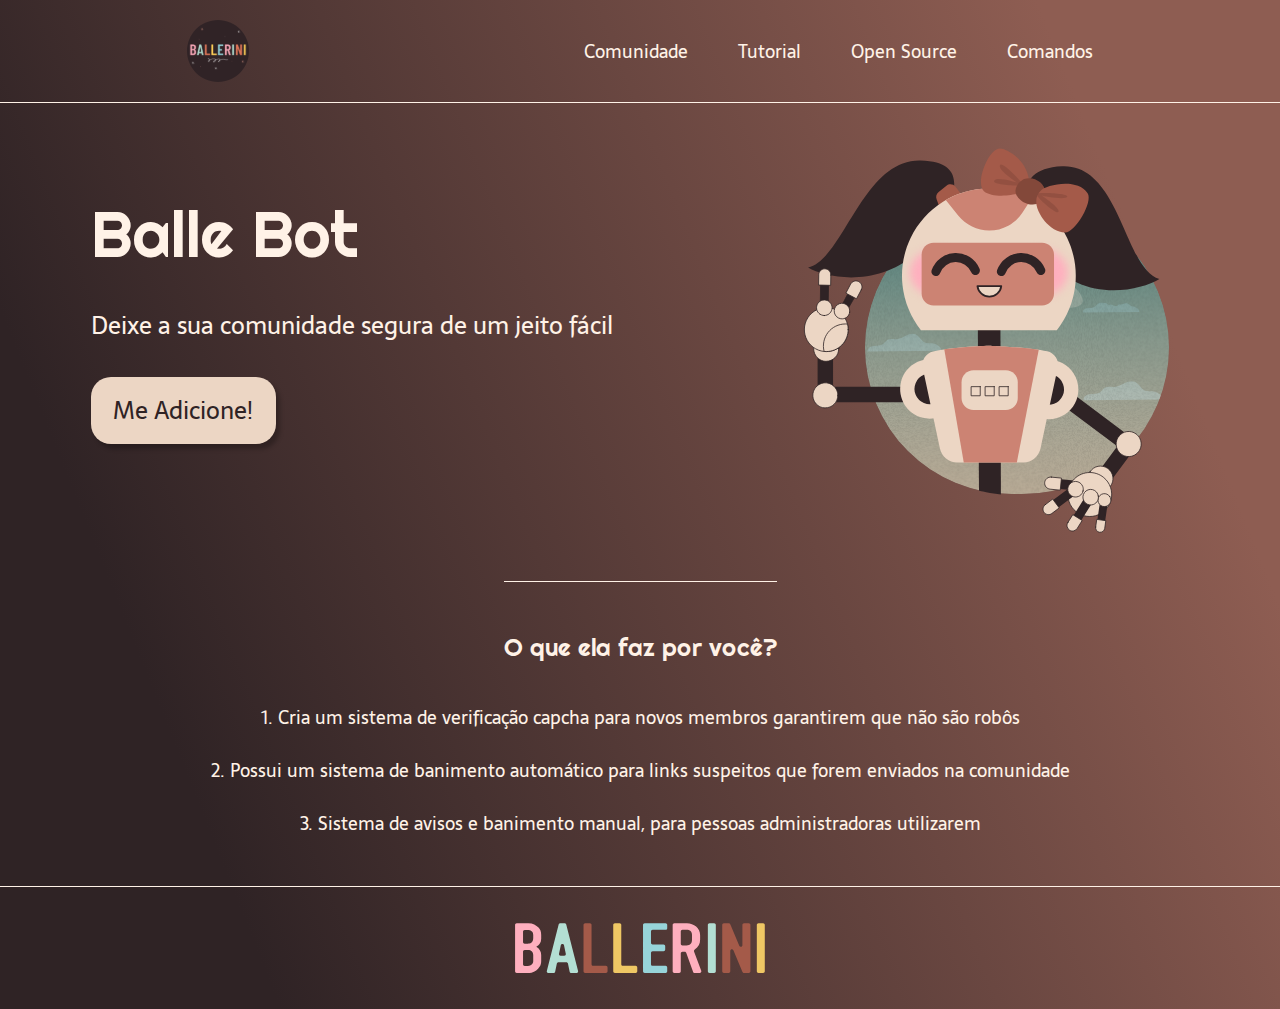
<file: Landing Page Balle Bot/index.html>
<!DOCTYPE html>
<html lang="pt-BR">
<head>
    <meta charset="UTF-8">
    <meta name="viewport" content="width=device-width, initial-scale=1.0">
    <meta name="description" content="Um bot que irá moderar e deixar a sua comunidade segura de um jeito fácil">
    <link href="style.css" rel="stylesheet" type="text/css">
    <title>Balle Bot - Modere a sua comunidade do Discord</title>
</head>
<body>
    <header class="cabeçalho">
        <img class="cabeçalho-img" src="logo.svg" alt="Logo da Comunidade">
        <nav class="cabeçalho-menu">
            <a class="cabeçalho-menu-item">Comunidade</a>
            <a class="cabeçalho-menu-item">Tutorial</a>
            <a class="cabeçalho-menu-item">Open Source</a>
            <a class="cabeçalho-menu-item">Comandos</a>
        </nav>
    </header>

    <main class="conteudo">
        <section class="conteudo-principal">
            <div class="texto-conteudo-principal">
                <h1 class="texto-conteudo-principal-titulo">Balle Bot</h1>
                <h2 class="texto-conteudo-principal-subtitulo">Deixe a sua comunidade segura de um jeito fácil</h2>
                <button class="texto-conteudo-principal-button">Me Adicione!</button>
            </div>
            <img class="texto-conteudo-principal-img" src="bot.svg" alt="Imagem de Balle Bot">
        </section>
           
        <section class="conteudo-secundario">
            <h3 class="conteudo-secundario-titulo">O que ela faz por você?</h3>
            <p class="conteudo-secundario-texto">1. Cria um <strong>sistema de verificação capcha</strong> para novos membros garantirem que não são robôs</p>
            <p class="conteudo-secundario-texto">2. Possui um <strong>sistema de banimento automático</strong> para links suspeitos que forem enviados na comunidade</p>
            <p class="conteudo-secundario-texto">3. <strong>Sistema de avisos e banimento manual</strong>, para pessoas administradoras utilizarem</p>
        </section>
    </main>

    <footer class="rodape">
        <img class="rodape-img" src="ballerini.svg" alt="Texto BALLERINI">
    </footer>
</body>
</html>
</file>
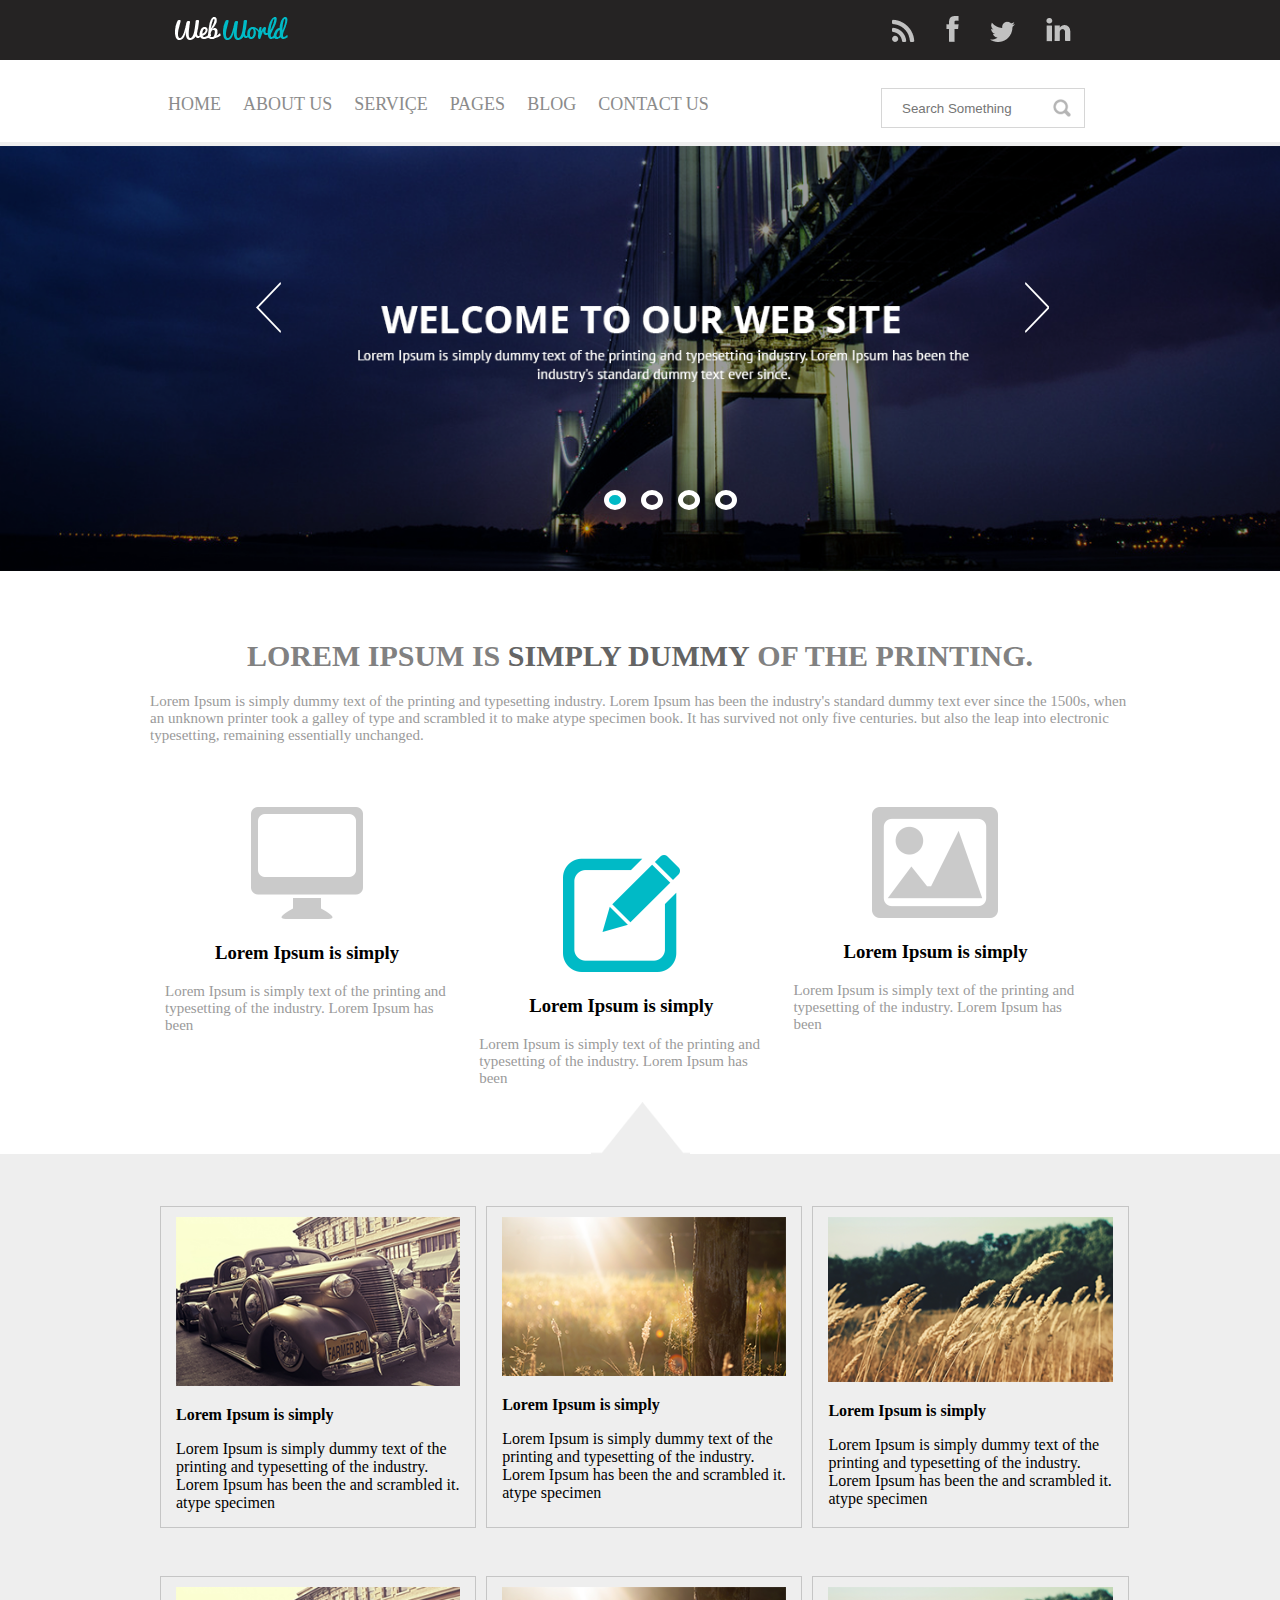
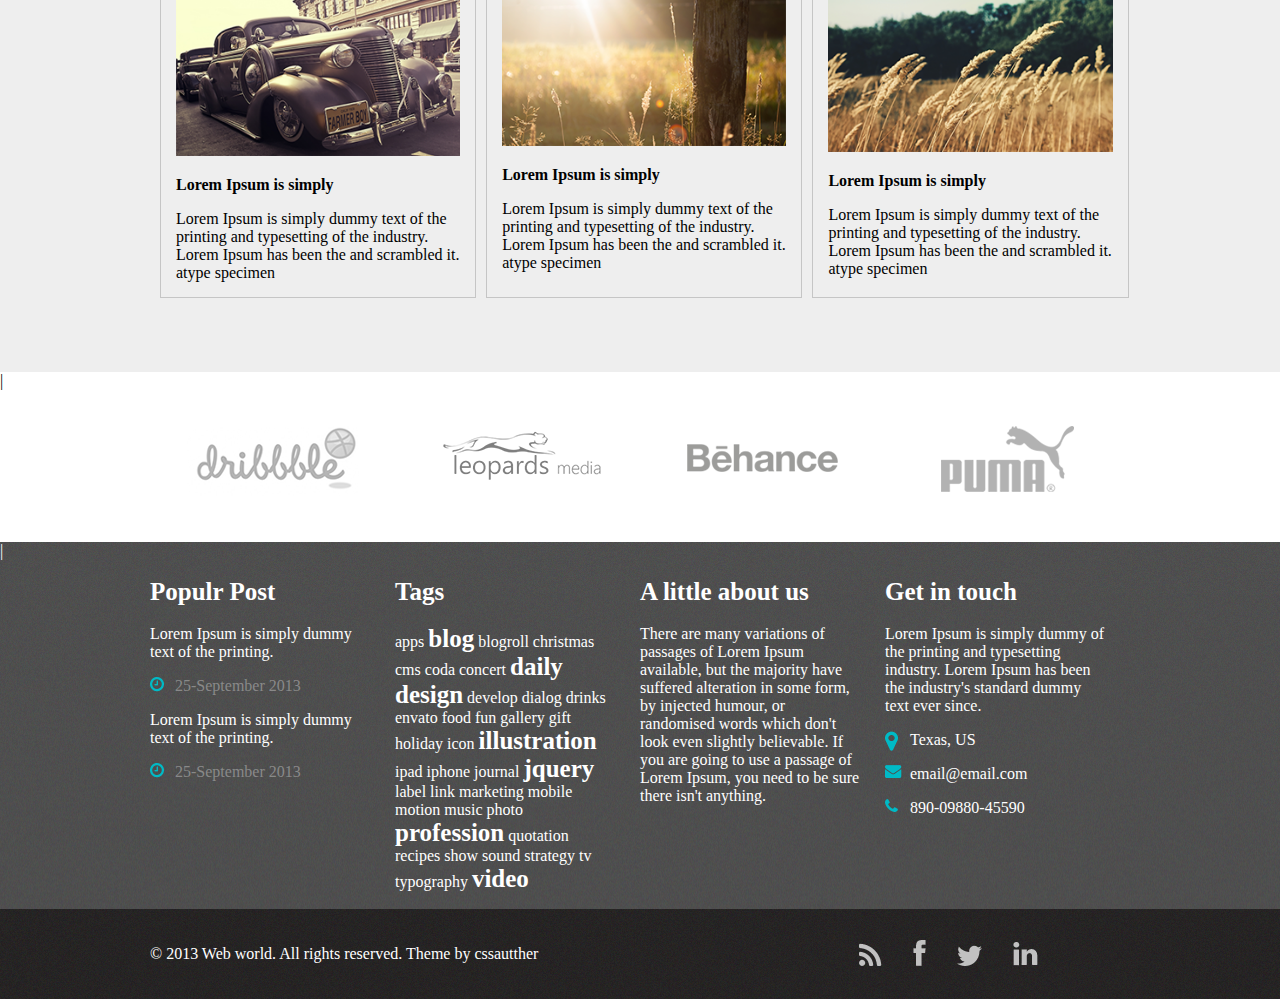
<file: Site Simples/index.html>
<!DOCTYPE html>

<html>

<head>
    <link rel="stylesheet" type="text/css" href="css/main.css">
    <link rel="stylesheet" type="text/css" href="css/slick.css" />
    <title>Primeiro Site</title>
</head>

<body>
    <header class="menu-principal">
        <main>
            <div class="header-1">
                <div class="logo">
                    <img src="img/logo.png" />
                </div>
                <div class="redes-sociais">
                    <ul>
                        <li><a href=""><img src="img/rss.png" /></a></li>
                        <li><a href=""><img src="img/face.png" /></a></li>
                        <li><a href=""><img src="img/tw.png" /></a></li>
                        <li><a href=""><img src="img/linkedin.png" /></a></li>
                    </ul>
                </div>
            </div>
        </main>
    </header>
    <main class="col-100 menu-urls">
        <div class="header-2">
            <div class="menu">
                <ul>
                    <li><a href="">Home</a></li>
                    <li><a href="">About Us</a></li>
                    <li><a href="">Serviçe</a></li>
                    <li><a href="">Pages</a></li>
                    <li><a href="">Blog</a></li>
                    <li><a href="">Contact Us</a></li>
                </ul>
            </div>
            <div class="busca">
                <input placeholder="Search Something" type="text" />
            </div>
        </div>
    </main>
    <div class="col-100">
        <div class="slider-principal">
            <img src="img/banner.png" />
            <img src="img/banner.png" />
            <img src="img/banner.png" />
            <img src="img/banner.png" />
        </div>
    </div>
    <div class="col-100 bloco-texto">
        <div class="content texto-destaque">
            <h1>Lorem Ipsum is <strong>simply dummy</strong> of the printing.</h1>
            <p>Lorem Ipsum is simply dummy text of the printing and typesetting industry. Lorem Ipsum has been the
                industry's standard dummy text ever since the 1500s, when an unknown printer took a galley of type and
                scrambled it to make atype specimen book.
                It has survived not only five centuries.
                but also the leap into electronic typesetting, remaining essentially unchanged.</p>
            <div class="col-3 bloco-texto">
                <img src="img/content-1.png" />
                <h3><b>Lorem Ipsum is simply</b></h3>
                <p>Lorem Ipsum is simply text of the printing and typesetting of the industry. Lorem Ipsum has been</p>
            </div>
            <div class="col-3 bloco-texto" style="margin-top: 6em;">
                <img src="img/content-2.png" />
                <h3><b>Lorem Ipsum is simply</b></h3>
                <p>Lorem Ipsum is simply text of the printing and typesetting of the industry. Lorem Ipsum has been</p>
            </div>
            <div class="col-3 bloco-texto">
                <img src="img/content-3.png" />
                <h3><b>Lorem Ipsum is simply</b></h3>
                <p>Lorem Ipsum is simply text of the printing and typesetting of the industry. Lorem Ipsum has been</p>
            </div>
        </div>
    </div>
    <div class="col-100 bloco-imagens-texto">
        <div class="content">
            <div class="col-3 bloco-texto bloco-imagem">
                <img src="img/imagem1.png">
                <p><b>Lorem Ipsum is simply</b></p>
                <p>Lorem Ipsum is simply dummy text of the printing and typesetting of the
                    industry. Lorem
                    Ipsum has been
                    the and scrambled it.
                    atype specimen</p>
            </div>
            <div class="col-3 bloco-texto bloco-imagem">
                <img src="img/imagem2.png">
                <p><b>Lorem Ipsum is simply</b></p>
                <p>Lorem Ipsum is simply dummy text of the printing and typesetting of the
                    industry. Lorem
                    Ipsum has been
                    the and scrambled it.
                    atype specimen
                </p>
            </div>
            <div class="col-3 bloco-texto bloco-imagem">
                <img src="img/imagem3.png">
                <p><b>Lorem Ipsum is simply</b></p>
                <p>Lorem Ipsum is simply dummy text of the printing and typesetting of the
                    industry. Lorem
                    Ipsum has been
                    the and scrambled it.
                    atype specimen
                </p>
            </div>
            <div class="content">
                <div class="col-3 bloco-texto bloco-imagem">
                    <img src="img/imagem1.png">
                    <p><b>Lorem Ipsum is simply</b></p>
                    <p>Lorem Ipsum is simply dummy text of the printing and typesetting of the
                        industry. Lorem
                        Ipsum has been
                        the and scrambled it.
                        atype specimen
                    </p>
                </div>
            </div>
            <div class="col-3 bloco-texto bloco-imagem">
                <img src="img/imagem2.png">
                <p><b>Lorem Ipsum is simply</b></p>
                <p>Lorem Ipsum is simply dummy text of the printing and typesetting of the
                    industry. Lorem
                    Ipsum has been
                    the and scrambled it.
                    atype specimen
                </p>
            </div>
            <div class="col-3 bloco-texto bloco-imagem">
                <img src="img/imagem3.png">
                <p><b>Lorem Ipsum is simply</b></p>
                <p>Lorem Ipsum is simply dummy text of the printing and typesetting of the
                    industry. Lorem
                    Ipsum has been
                    the and scrambled it.
                    atype specimen
                </p>
            </div>
        </div>
    </div>
    <div class="col-100 bloco-logos">
        |<div class="content">
            <div class="col-4">
                <img alt="logo" title="logo" src="img/logo1.png" />
            </div>
            <div class="col-4">
                <img alt="logo" title="logo" src="img/logo2.png" />
            </div>
            <div class="col-4">
                <br />
                <img alt="logo" title="logo" src="img/logo3.png" />
            </div>
            <div class="col-4">
                <img alt="logo" title="logo" src="img/logo4.png" />
            </div>
        </div>
    </div>
    <footer>
        <div class="col-100 footer">
            |<div class="content">
                <div class="col-4">
                    <h3><b>Populr Post</b></h3>
                    <p>Lorem Ipsum is simply dummy text of the printing.</p>
                    <p class="clock">25-September 2013</p>
                    <p>Lorem Ipsum is simply dummy text of the printing.</p>
                    <p class="clock">25-September 2013</p>
                </div>
                <div class="col-4">
                    <h3><b>Tags</b></h3>
                    <p>apps <b>blog</b> blogroll christmas cms coda concert <b>daily design</b> develop dialog drinks
                        envato food fun
                        gallery gift holiday icon <b>illustration</b> ipad iphone journal <b>jquery</b> label link
                        marketing mobile
                        motion music photo <b>profession</b> quotation recipes show sound strategy tv typography
                        <b>video</b>
                    </p>
                </div>
                <div class="col-4">
                    <h3><b>A little about us</b></h3>
                    <p>There are many variations of passages of Lorem Ipsum available, but the majority have suffered
                        alteration in some form, by injected humour, or randomised words which don't look even slightly
                        believable. If you are going to use a passage of Lorem Ipsum, you need to be sure there isn't
                        anything.</p>
                </div>
                <div class="col-4">
                    <h3><b>Get in touch</b></h3>
                    <p>Lorem Ipsum is simply dummy of the printing and typesetting industry. Lorem Ipsum has been the
                        industry's standard dummy text ever since.</p>
                    <p class="footer-img">Texas, US</p>
                    <p class="footer-img3">email@email.com</p>
                    <p class="footer-img2">890-09880-45590</p>
                </div>
            </div>
        </div>
    </footer>
    <div class="col-100 footer-2">
        <div class="content">
            <p>© 2013 Web world. All rights reserved. Theme by cssautther</p>
        </div>
        <div class="redes-sociais-2">
            <ul>
                <li><a href=""><img src="img/rss.png" /></a></li>
                <li><a href=""><img src="img/face.png" /></a></li>
                <li><a href=""><img src="img/tw.png" /></a></li>
                <li><a href=""><img src="img/linkedin.png" /></a></li>
            </ul>
        </div>
    </div>
    <script type="text/javascript" src="js/jquery-1.11.0.min.js"></script>
    <script type="text/javascript" src="js/jquery-migrate-1.2.1.min.js"></script>
    <script type="text/javascript" src="js/slick.min.js"></script>
    <script type="text/javascript" src="js/main.js"></script>
</body>

</html>
</file>
<file: Landing Page Balle Bot/style.css>
@import url('https://fonts.googleapis.com/css2?family=Righteous&family=Sarala:wght@400;700&display=swap');

* {
    margin: 0;
    padding: 0;
    box-sizing: border-box;
    text-decoration: none;
}

body {
    font-size: 100%;
    background: linear-gradient(68.15deg, #2F2325 16.62%, #8E5D52 85.61%);
}

.cabeçalho{
    display: flex;
    flex-direction: row;
    align-items: center;
    justify-content: space-around;
    padding: 20px;
}

.cabeçalho-img{
    height: 62px;
}

.cabeçalho-menu{
    display: flex;
    gap: 50px;
    font-family: 'Sarala', sans-serif;
    color: #FFF2E7;
    font-weight: 400;
    font-size: 18px;
}
.cabeçalho-menu-item:hover{
    color: #b9a8a4;
}

.conteudo {
    border-top: 0.4px solid #FFF2E7;
    margin-bottom: 48px;
}

.conteudo-principal {
    display: flex;
    flex-direction: row;
    align-items: center;
    justify-content: space-around;
}

.texto-conteudo-principal {
    display: flex;
    flex-direction: column;
    gap: 32px;
}

.texto-conteudo-principal-titulo{
    font-family: 'Righteous', cursive;
    font-weight: 400;
    font-size: 64px;
    color: #FFF2E7;
}

.texto-conteudo-principal-subtitulo {
    font-family: 'Sarala', sans-serif;
    font-weight: 400;
    font-size: 24px;
    color: #FFF2E7;
}

.texto-conteudo-principal-button {
    background-color: #ECD6C4;
    width: 185px;
    height: 67px;
    border: none;
    box-shadow: 4px 5px 4px rgba(0, 0, 0, 0.25);
    border-radius: 20px;
    font-family: 'Sarala', sans-serif;
    font-weight: 400;
    font-size: 24px;
    color: #2F2325;
    text-align: center;
}

.texto-conteudo-principal-button:hover{
    background-color: #b9a8a4;
}

.texto-conteudo-principal-img {
    height: 430px;
}

.conteudo-secundario {
    display: flex;
    flex-direction: column;
    align-items: center;
    gap: 24px;
    margin-top: 48px;
}
.conteudo-secundario-titulo{
    padding-top: 50px;
    border-top: 0.4px solid #FFF2E7;
    font-family: 'Righteous', cursive;
    font-weight: 400;
    font-size: 24px;
    color: #FFF2E7;
    margin-bottom: 16px;
}
.conteudo-secundario-texto{
    font-family: 'Sarala', sans-serif;
    font-weight: 300;
    font-size: 18px;
    color: #FFF2E7;
}
.rodape {
    padding: 36px;
    border-top: 0.4px solid #FFF2E7;
}
.rodape-img {
    height: 50px;
    display: block;
    margin: 0 auto;
}
</file>
<file: Site Simples/css/main.css>
body{
    width: 100%;
    height: 100%;
    margin: 0 auto;
}
.menu-principal{
    width: 100%;
    background-color: #252323;
    height: 60px;
}
ul {
    padding: 0px!important;
}
main, .content {
    margin: 0 auto;
    width: 980px;
    position: relative;
}
.logo{
    float: left;
    padding: 17px;
    padding-left: 25px;
    width: 60%;
}
.redes-sociais ul li {
    display: inline-block;
    list-style: none;
    padding-left: 27px;
}
.redes-sociais {
    width: 27%;
    float: right;
}
.header-2{
    background-color: white;
    width: 980px;
    margin: 0 auto;
    padding: 16px;
}
.menu-urls{
    border-bottom: 4px solid #efefef;
    height: 80px;
}
.menu ul li {
    display: inline-block;
    color: #8b8b8b;
    margin-left: 18px;
    height: 48px;
}
.menu ul li:hover{
    border-bottom: 2px solid #00bac6;
}
.menu ul li a:hover {
    color: #00bac6;
}
.menu ul li a {
    color: #8b8b8b;
    text-decoration: none;
    font-size: 18px;
    text-transform: uppercase;
}
.menu {
    width: 70%;
    float: left;
}
.busca{
    width: 30%;
    float: right;
    text-align: center;
}
.busca input {
    background-image: url('../img/icone-search.png');
    background-repeat: no-repeat;
    background-position: 93%;
    width: 180px;
    height: 36px;
    margin-top: 10px;
    padding-left: 20px;
    border: 1px solid #d6d6d6;
}
.col-100{
    width: 100%;
    float: left;
    position: relative;
}
button.slick-prev {
    font-size: 0px;
    border: none;
    height: 51px;
    width: 25px;
    z-index: 9;
    background-color: transparent;
    background-image: url(../img/anterior.png);
    position: absolute;
    top: 32%;
    left: 20%;
}
button.slick-next {
    font-size: 0px;
    border: none;
    height: 51px;
    width: 25px;
    z-index: 9;
    background-color: transparent;
    background-image: url(../img/proximo.png);
    position: absolute;
    top: 32%;
    left: 80%;
}
.slick-List {
    width: 100%!important;
}
.slick-initialized {
    overflow: hidden;
}
.slick-dots li button {
    font-size: 0px;
    border: 5px solid white;
    width: 20px;
    height: 20px;
    background: transparent;
    border-radius: 50%;
    cursor: pointer;
}
.slick-dots {
    margin: 0 auto;
    width: 50%;
    position: absolute;
    left: 46%;
    top: 80%;
}
li.slick-active button{
    background: #00bac6;
}
.slick-dots li {
    padding-left: 15px;
    display: inline-block;
}
.texto-destaque{
    text-align: center;
}
.texto-destaque h1{
    color: #818181;
    font-size: 30px;
    text-transform: uppercase;
}
.texto-destaque strong{
    color: #646464;
}
.texto-destaque p{
    font-size: 15px;
    color: #9a9a9a;
}
.col-3{
    text-align: center;
    padding-left: 15px;
    padding-right: 15px;
    width: 29%;
    float: left;
    position: relative;
}
.bloco-imagem img {
    margin: 0 auto;
    width: 100%;
    height: auto;
}
.bloco-imagem {
    height: 300px;
    border: 1px solid #c5c5c5;
    padding-top: 10px;
    padding-bottom: 10px;
    margin-left: 10px;
}
.bloco-imagem b, p{
    text-align: left;
}
.bloco-texto {
    margin-top: 3em;
}
.h3{
    font-weight: normal !important;
}
.bloco-imagens-texto{
    background-color: #eeeeee;
}
.bloco-imagens-texto:before{
    width: 100%;
    display: inline-block;
    content: '';
    height: 52px;
    background: #ffffff;
    background-image: url('../img/setinha.png');
    background-repeat: no-repeat;
    background-position: center;
}
.bloco-imagens-texto:after{
    width: 100%;
    display: inline-block;
    content: '';
    height: 70px;
    background: #eeeeee;
}
.col-4 {
    float: left;
    width: 25%;
    text-align: center;
}
.col-4 img{
    cursor: pointer;
    margin: 0 auto;
    padding-top: 1em;
    vertical-align: middle;
}
.bloco-logos {
    height: 170px;
}
.bloco-logos img {
    margin-top: 20px;
}
.footer h3{
    text-align: left;
}
.footer{
    background-image: url('../img/footer.png');
    color: white;
}
.footer-2 {
    background-image: url('../img/footer2.png');
    color: white;
    height: 90px;
}
.footer-2 p {
    padding-top: 20px;
    float: left;
    width: 60%;
}
.redes-sociais-2 ul li {
    display: inline-block;
    list-style: none;
    padding-left: 27px;
}
.redes-sociais-2 {
    padding-top: 15px;
    width: 35%;
    float: right;
}
.footer b{
    font-size: 25px;
}
.clock {
    color: #898989;
}
.clock:before {
    content: '';
    width: 15px;
    height: 15px;
    display: inline-block;
    background-image: url('../img/clock.png');
    float: left;
    background-repeat: no-repeat;
    padding-left: 10px;
}
.footer p {
    width: 90%;
    text-align: left;
}
.footer-img:before {
    content: '';
    width: 15px;
    height: 20px;
    display: inline-block;
    background-image: url('../img/emailico.png') ;
    float: left;
    background-repeat: no-repeat;
    padding-left: 10px;
}
.footer-img3:before {
    content: '';
    width: 15px;
    height: 20px;
    display: inline-block;
    background-image: url('../img/email.png') ;
    float: left;
    background-repeat: no-repeat;
    padding-left: 10px;
}
.footer-img2:before {
    content: '';
    width: 15px;
    height: 15px;
    display: inline-block;
    background-image: url('../img/telefoneico.png');
    float: left;
    background-repeat: no-repeat;
    padding-left: 10px;
}
</file>
